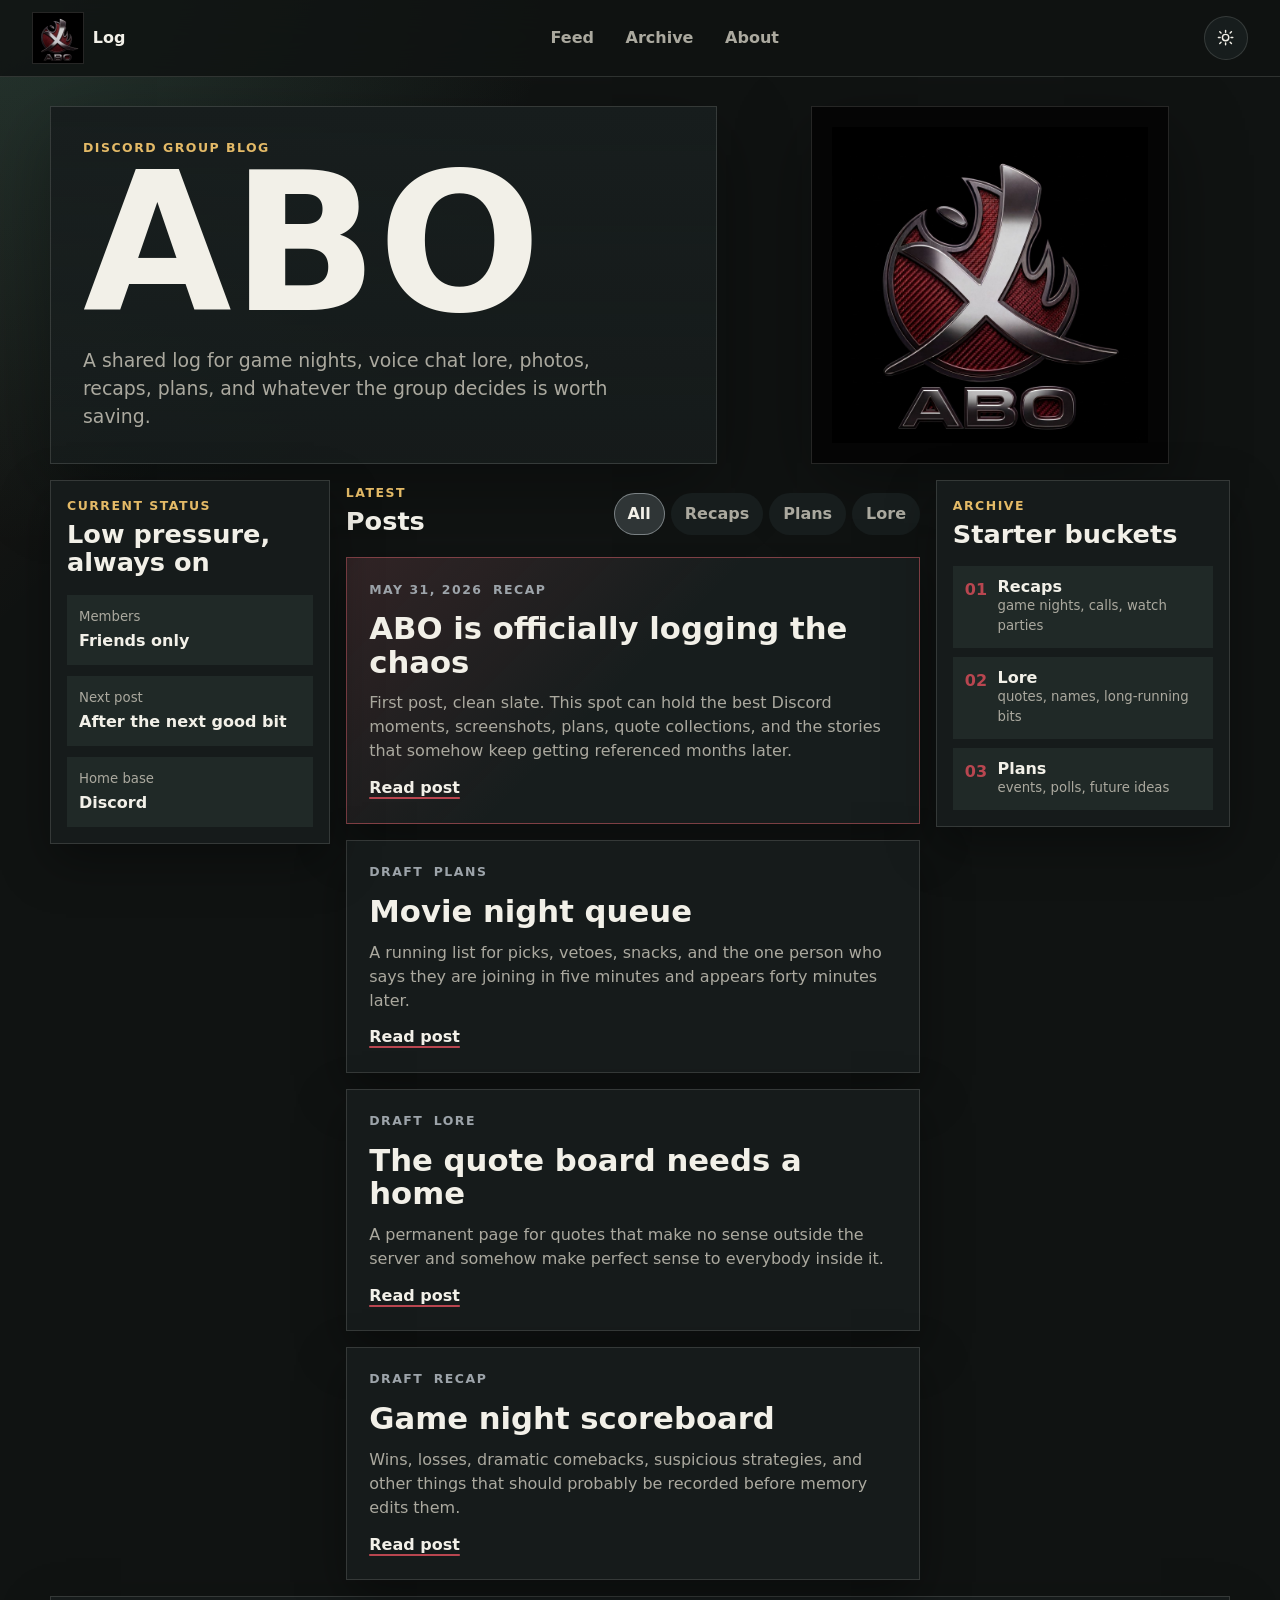
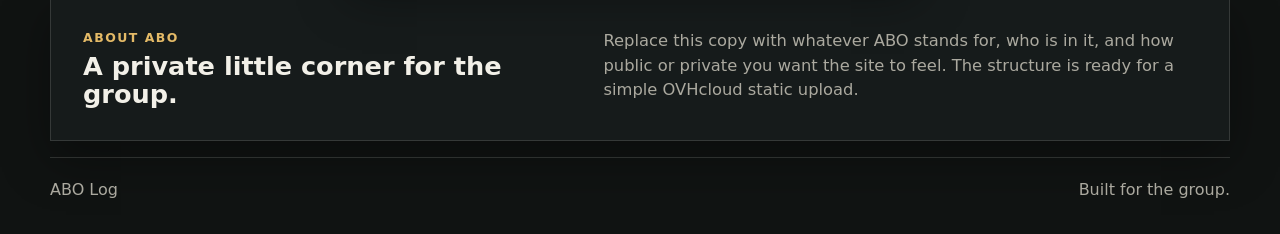
<file: index.html>
<!doctype html>
<html lang="en">
  <head>
    <meta charset="utf-8">
    <meta name="viewport" content="width=device-width, initial-scale=1">
    <title>ABO Log</title>
    <meta
      name="description"
      content="ABO Log is a small blog for a Discord friends group: posts, recaps, links, and inside jokes."
    >
    <link rel="icon" href="assets/abo-logo.jpg">
    <link rel="stylesheet" href="styles.css?v=logo-size">
  </head>
  <body>
    <header class="topbar" aria-label="Site header">
      <a class="brand" href="#top" aria-label="ABO Log home">
        <span class="brand-mark">
          <img src="assets/abo-logo.jpg" alt="">
        </span>
        <span class="brand-name">Log</span>
      </a>

      <nav class="nav" aria-label="Main navigation">
        <a href="#feed">Feed</a>
        <a href="#archive">Archive</a>
        <a href="#about">About</a>
      </nav>

      <button class="icon-button" id="themeToggle" type="button" aria-label="Toggle color theme">
        <svg viewBox="0 0 24 24" aria-hidden="true">
          <path d="M12 3v2.2M12 18.8V21M4.7 4.7l1.6 1.6M17.7 17.7l1.6 1.6M3 12h2.2M18.8 12H21M4.7 19.3l1.6-1.6M17.7 6.3l1.6-1.6"></path>
          <circle cx="12" cy="12" r="4"></circle>
        </svg>
      </button>
    </header>

    <main id="top">
      <section class="masthead" aria-labelledby="site-title">
        <div class="masthead-copy">
          <p class="kicker">Discord group blog</p>
          <h1 id="site-title">ABO</h1>
          <p>
            A shared log for game nights, voice chat lore, photos, recaps,
            plans, and whatever the group decides is worth saving.
          </p>
        </div>
        <img class="masthead-logo" src="assets/abo-logo.jpg" alt="The ABO group logo.">
      </section>

      <section class="shell" aria-label="ABO blog workspace">
        <aside class="panel status-panel" aria-label="Group status">
          <div>
            <p class="eyebrow">Current status</p>
            <h2>Low pressure, always on</h2>
          </div>
          <dl class="stats">
            <div>
              <dt>Members</dt>
              <dd>Friends only</dd>
            </div>
            <div>
              <dt>Next post</dt>
              <dd>After the next good bit</dd>
            </div>
            <div>
              <dt>Home base</dt>
              <dd>Discord</dd>
            </div>
          </dl>
        </aside>

        <section class="feed" id="feed" aria-labelledby="feed-title">
          <div class="section-heading">
            <div>
              <p class="eyebrow">Latest</p>
              <h2 id="feed-title">Posts</h2>
            </div>
            <div class="filters" role="list" aria-label="Filter posts">
              <button class="filter-button active" type="button" data-filter="all">All</button>
              <button class="filter-button" type="button" data-filter="recap">Recaps</button>
              <button class="filter-button" type="button" data-filter="plans">Plans</button>
              <button class="filter-button" type="button" data-filter="lore">Lore</button>
            </div>
          </div>

          <article class="post-card featured" data-tags="recap lore">
            <div class="post-meta">
              <span>May 31, 2026</span>
              <span>Recap</span>
            </div>
            <h3>ABO is officially logging the chaos</h3>
            <p>
              First post, clean slate. This spot can hold the best Discord
              moments, screenshots, plans, quote collections, and the stories
              that somehow keep getting referenced months later.
            </p>
            <a class="post-link" href="posts/abo-is-online.html">Read post</a>
          </article>

          <article class="post-card" data-tags="plans">
            <div class="post-meta">
              <span>Draft</span>
              <span>Plans</span>
            </div>
            <h3>Movie night queue</h3>
            <p>
              A running list for picks, vetoes, snacks, and the one person who
              says they are joining in five minutes and appears forty minutes later.
            </p>
            <a class="post-link" href="posts/movie-night-queue.html">Read post</a>
          </article>

          <article class="post-card" data-tags="lore recap">
            <div class="post-meta">
              <span>Draft</span>
              <span>Lore</span>
            </div>
            <h3>The quote board needs a home</h3>
            <p>
              A permanent page for quotes that make no sense outside the server
              and somehow make perfect sense to everybody inside it.
            </p>
            <a class="post-link" href="posts/quote-board.html">Read post</a>
          </article>

          <article class="post-card" data-tags="recap">
            <div class="post-meta">
              <span>Draft</span>
              <span>Recap</span>
            </div>
            <h3>Game night scoreboard</h3>
            <p>
              Wins, losses, dramatic comebacks, suspicious strategies, and
              other things that should probably be recorded before memory edits them.
            </p>
            <a class="post-link" href="posts/game-night-scoreboard.html">Read post</a>
          </article>
        </section>

        <aside class="panel note-panel" id="archive" aria-labelledby="archive-title">
          <p class="eyebrow">Archive</p>
          <h2 id="archive-title">Starter buckets</h2>
          <ul class="bucket-list">
            <li>
              <span>01</span>
              <strong>Recaps</strong>
              <small>game nights, calls, watch parties</small>
            </li>
            <li>
              <span>02</span>
              <strong>Lore</strong>
              <small>quotes, names, long-running bits</small>
            </li>
            <li>
              <span>03</span>
              <strong>Plans</strong>
              <small>events, polls, future ideas</small>
            </li>
          </ul>
        </aside>
      </section>

      <section class="about-band" id="about" aria-labelledby="about-title">
        <div>
          <p class="eyebrow">About ABO</p>
          <h2 id="about-title">A private little corner for the group.</h2>
        </div>
        <p>
          Replace this copy with whatever ABO stands for, who is in it, and how
          public or private you want the site to feel. The structure is ready
          for a simple OVHcloud static upload.
        </p>
      </section>
    </main>

    <footer class="footer">
      <span>ABO Log</span>
      <span>Built for the group.</span>
    </footer>

    <script src="script.js"></script>
  </body>
</html>
</file>
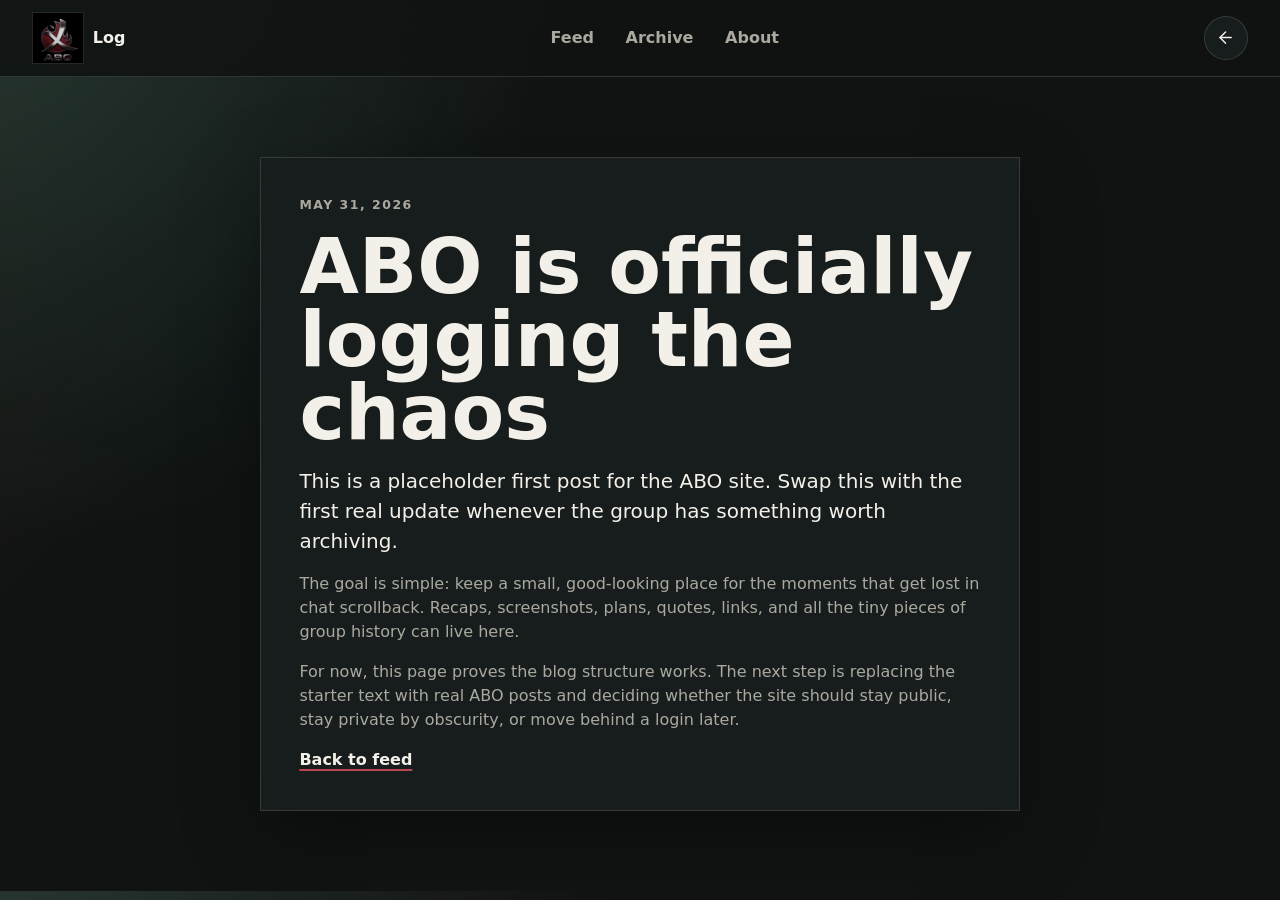
<file: posts/abo-is-online.html>
<!doctype html>
<html lang="en">
  <head>
    <meta charset="utf-8">
    <meta name="viewport" content="width=device-width, initial-scale=1">
    <title>ABO is officially logging the chaos - ABO Log</title>
    <meta name="description" content="The first placeholder post for the ABO friends group blog.">
    <link rel="icon" href="../assets/abo-logo.jpg">
    <link rel="stylesheet" href="../styles.css?v=logo-size">
    <link rel="stylesheet" href="post.css">
  </head>
  <body>
    <header class="topbar" aria-label="Site header">
      <a class="brand" href="../index.html" aria-label="ABO Log home">
        <span class="brand-mark">
          <img src="../assets/abo-logo.jpg" alt="">
        </span>
        <span class="brand-name">Log</span>
      </a>
      <nav class="nav" aria-label="Main navigation">
        <a href="../index.html#feed">Feed</a>
        <a href="../index.html#archive">Archive</a>
        <a href="../index.html#about">About</a>
      </nav>
      <button class="icon-button" type="button" onclick="history.back()" aria-label="Go back">
        <svg viewBox="0 0 24 24" aria-hidden="true">
          <path d="M19 12H5"></path>
          <path d="m12 19-7-7 7-7"></path>
        </svg>
      </button>
    </header>

    <main class="post-page">
      <article class="post-body">
        <p class="eyebrow">May 31, 2026</p>
        <h1>ABO is officially logging the chaos</h1>
        <p class="lede">
          This is a placeholder first post for the ABO site. Swap this with the
          first real update whenever the group has something worth archiving.
        </p>
        <p>
          The goal is simple: keep a small, good-looking place for the moments
          that get lost in chat scrollback. Recaps, screenshots, plans, quotes,
          links, and all the tiny pieces of group history can live here.
        </p>
        <p>
          For now, this page proves the blog structure works. The next step is
          replacing the starter text with real ABO posts and deciding whether
          the site should stay public, stay private by obscurity, or move behind
          a login later.
        </p>
        <a class="post-link" href="../index.html">Back to feed</a>
      </article>
    </main>
  </body>
</html>
</file>
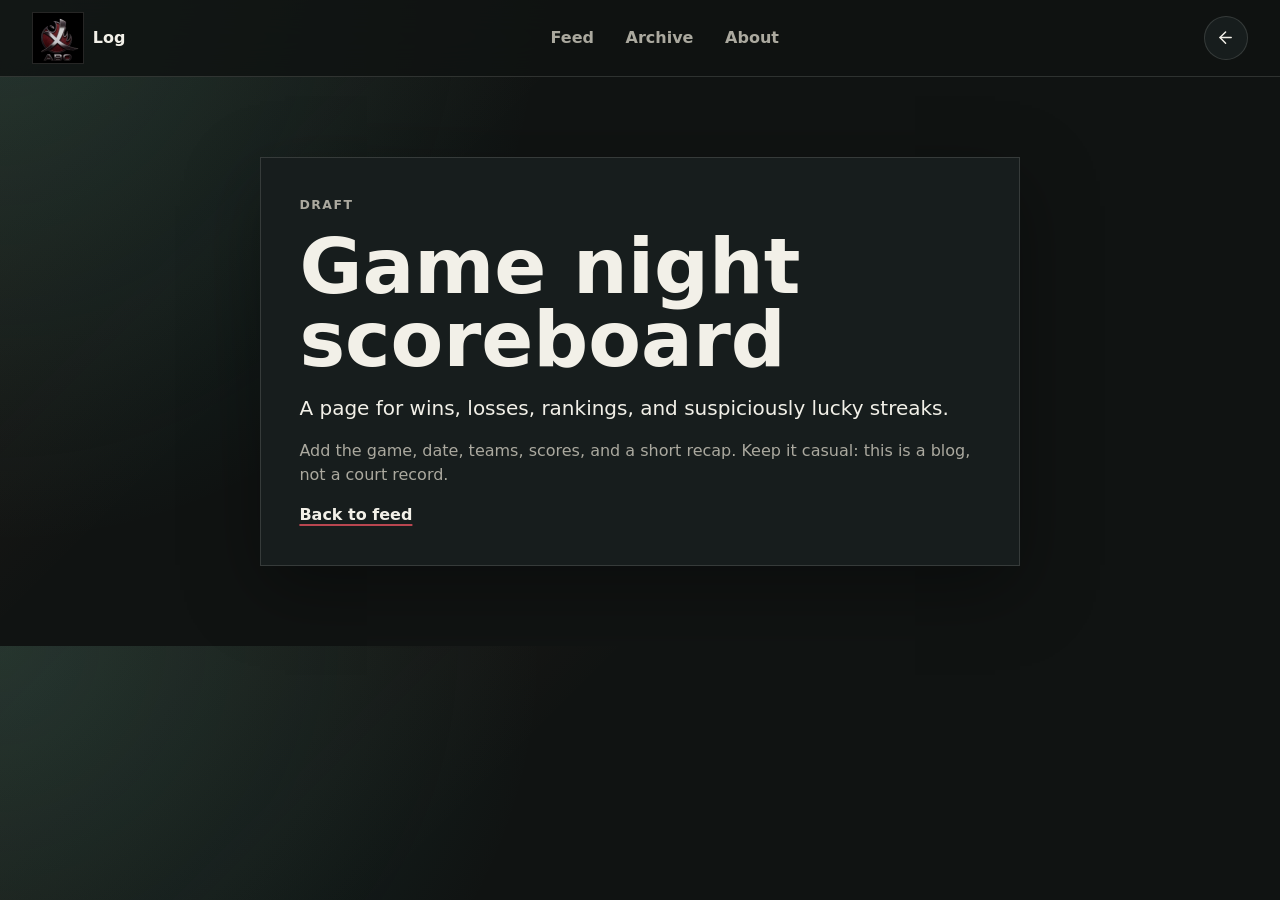
<file: posts/game-night-scoreboard.html>
<!doctype html>
<html lang="en">
  <head>
    <meta charset="utf-8">
    <meta name="viewport" content="width=device-width, initial-scale=1">
    <title>Game night scoreboard - ABO Log</title>
    <meta name="description" content="A placeholder post for ABO game night scoreboards.">
    <link rel="icon" href="../assets/abo-logo.jpg">
    <link rel="stylesheet" href="../styles.css?v=logo-size">
    <link rel="stylesheet" href="post.css">
  </head>
  <body>
    <header class="topbar" aria-label="Site header">
      <a class="brand" href="../index.html" aria-label="ABO Log home">
        <span class="brand-mark">
          <img src="../assets/abo-logo.jpg" alt="">
        </span>
        <span class="brand-name">Log</span>
      </a>
      <nav class="nav" aria-label="Main navigation">
        <a href="../index.html#feed">Feed</a>
        <a href="../index.html#archive">Archive</a>
        <a href="../index.html#about">About</a>
      </nav>
      <button class="icon-button" type="button" onclick="history.back()" aria-label="Go back">
        <svg viewBox="0 0 24 24" aria-hidden="true">
          <path d="M19 12H5"></path>
          <path d="m12 19-7-7 7-7"></path>
        </svg>
      </button>
    </header>

    <main class="post-page">
      <article class="post-body">
        <p class="eyebrow">Draft</p>
        <h1>Game night scoreboard</h1>
        <p class="lede">A page for wins, losses, rankings, and suspiciously lucky streaks.</p>
        <p>
          Add the game, date, teams, scores, and a short recap. Keep it casual:
          this is a blog, not a court record.
        </p>
        <a class="post-link" href="../index.html">Back to feed</a>
      </article>
    </main>
  </body>
</html>
</file>
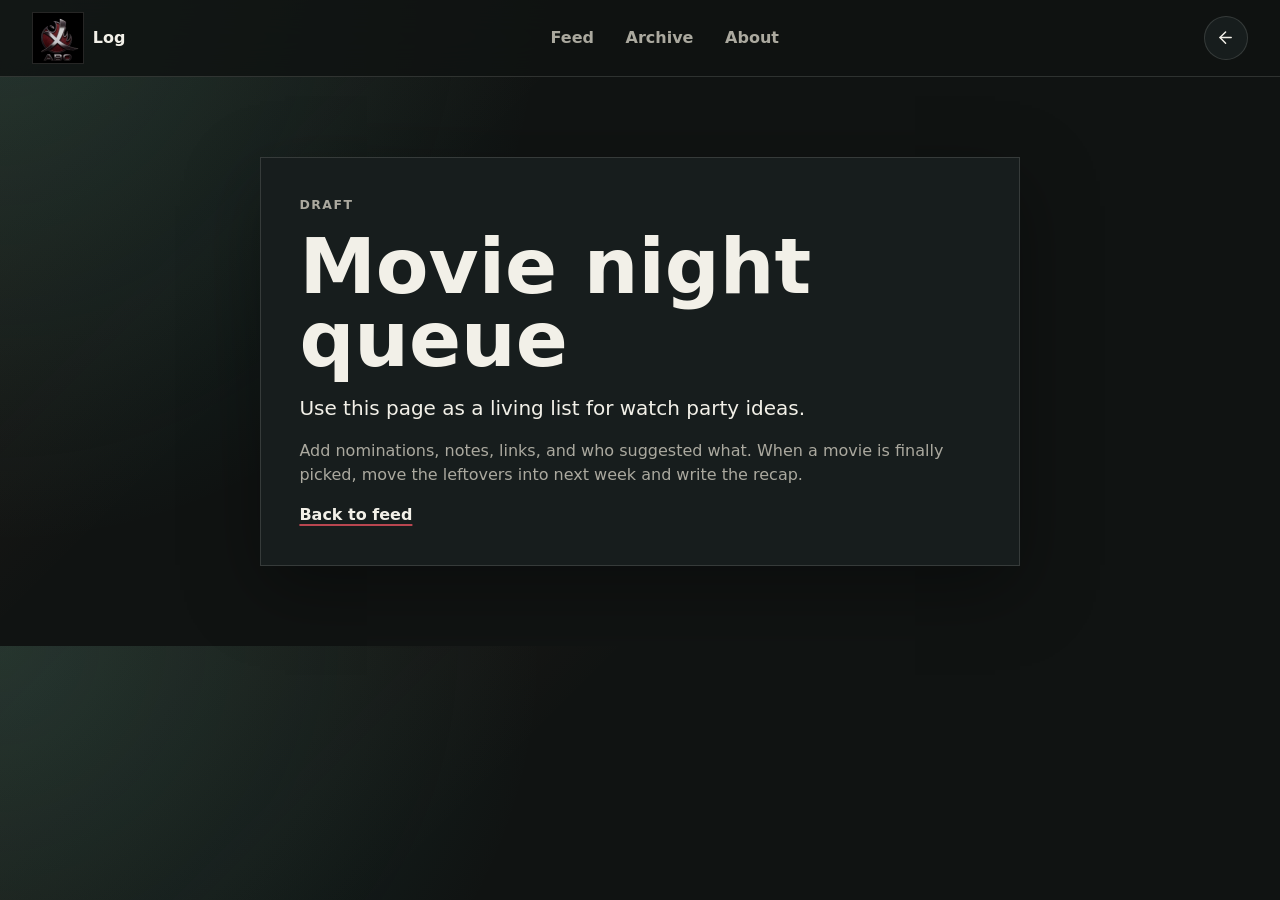
<file: posts/movie-night-queue.html>
<!doctype html>
<html lang="en">
  <head>
    <meta charset="utf-8">
    <meta name="viewport" content="width=device-width, initial-scale=1">
    <title>Movie night queue - ABO Log</title>
    <meta name="description" content="A placeholder post for ABO movie night plans.">
    <link rel="icon" href="../assets/abo-logo.jpg">
    <link rel="stylesheet" href="../styles.css?v=logo-size">
    <link rel="stylesheet" href="post.css">
  </head>
  <body>
    <header class="topbar" aria-label="Site header">
      <a class="brand" href="../index.html" aria-label="ABO Log home">
        <span class="brand-mark">
          <img src="../assets/abo-logo.jpg" alt="">
        </span>
        <span class="brand-name">Log</span>
      </a>
      <nav class="nav" aria-label="Main navigation">
        <a href="../index.html#feed">Feed</a>
        <a href="../index.html#archive">Archive</a>
        <a href="../index.html#about">About</a>
      </nav>
      <button class="icon-button" type="button" onclick="history.back()" aria-label="Go back">
        <svg viewBox="0 0 24 24" aria-hidden="true">
          <path d="M19 12H5"></path>
          <path d="m12 19-7-7 7-7"></path>
        </svg>
      </button>
    </header>

    <main class="post-page">
      <article class="post-body">
        <p class="eyebrow">Draft</p>
        <h1>Movie night queue</h1>
        <p class="lede">Use this page as a living list for watch party ideas.</p>
        <p>
          Add nominations, notes, links, and who suggested what. When a movie is
          finally picked, move the leftovers into next week and write the recap.
        </p>
        <a class="post-link" href="../index.html">Back to feed</a>
      </article>
    </main>
  </body>
</html>
</file>
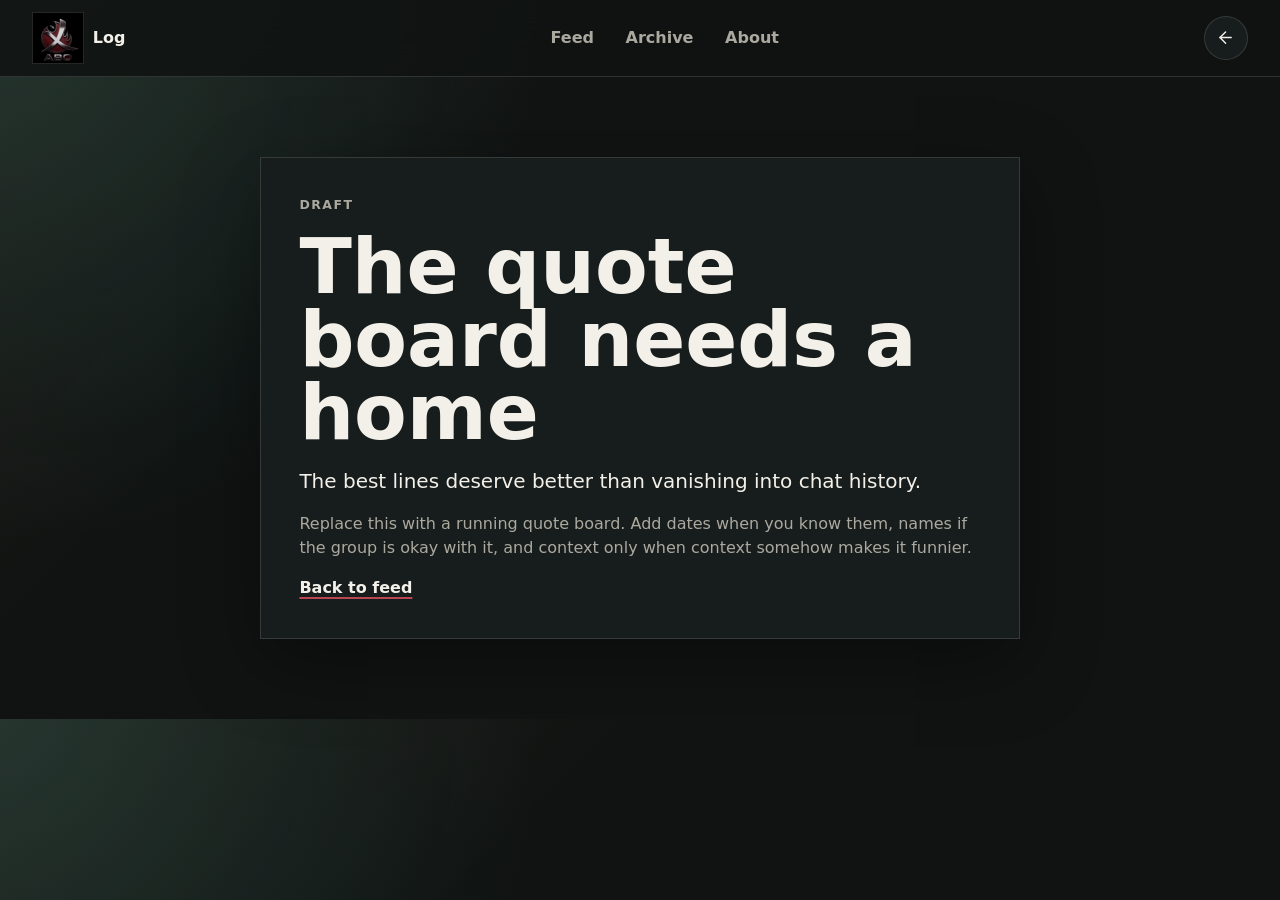
<file: posts/quote-board.html>
<!doctype html>
<html lang="en">
  <head>
    <meta charset="utf-8">
    <meta name="viewport" content="width=device-width, initial-scale=1">
    <title>The quote board needs a home - ABO Log</title>
    <meta name="description" content="A placeholder post for ABO quotes and group lore.">
    <link rel="icon" href="../assets/abo-logo.jpg">
    <link rel="stylesheet" href="../styles.css?v=logo-size">
    <link rel="stylesheet" href="post.css">
  </head>
  <body>
    <header class="topbar" aria-label="Site header">
      <a class="brand" href="../index.html" aria-label="ABO Log home">
        <span class="brand-mark">
          <img src="../assets/abo-logo.jpg" alt="">
        </span>
        <span class="brand-name">Log</span>
      </a>
      <nav class="nav" aria-label="Main navigation">
        <a href="../index.html#feed">Feed</a>
        <a href="../index.html#archive">Archive</a>
        <a href="../index.html#about">About</a>
      </nav>
      <button class="icon-button" type="button" onclick="history.back()" aria-label="Go back">
        <svg viewBox="0 0 24 24" aria-hidden="true">
          <path d="M19 12H5"></path>
          <path d="m12 19-7-7 7-7"></path>
        </svg>
      </button>
    </header>

    <main class="post-page">
      <article class="post-body">
        <p class="eyebrow">Draft</p>
        <h1>The quote board needs a home</h1>
        <p class="lede">
          The best lines deserve better than vanishing into chat history.
        </p>
        <p>
          Replace this with a running quote board. Add dates when you know them,
          names if the group is okay with it, and context only when context
          somehow makes it funnier.
        </p>
        <a class="post-link" href="../index.html">Back to feed</a>
      </article>
    </main>
  </body>
</html>
</file>
<file: styles.css>
:root {
  color-scheme: dark;
  --bg: #101312;
  --surface: #171d1d;
  --surface-strong: #202927;
  --ink: #f2f0e8;
  --muted: #aba99f;
  --line: rgba(242, 240, 232, 0.14);
  --accent: #b94650;
  --accent-2: #9da4aa;
  --accent-3: #e4ba67;
  --shadow: rgba(0, 0, 0, 0.34);
}

:root.light {
  color-scheme: light;
  --bg: #f6f3ec;
  --surface: #fffaf1;
  --surface-strong: #ece4d3;
  --ink: #22231f;
  --muted: #67665f;
  --line: rgba(34, 35, 31, 0.14);
  --accent: #9f3039;
  --accent-2: #59636b;
  --accent-3: #966f18;
  --shadow: rgba(33, 27, 18, 0.12);
}

* {
  box-sizing: border-box;
}

html {
  scroll-behavior: smooth;
}

body {
  min-width: 320px;
  margin: 0;
  background:
    radial-gradient(circle at top left, rgba(46, 184, 166, 0.16), transparent 34rem),
    linear-gradient(135deg, rgba(242, 122, 84, 0.09), transparent 28rem),
    var(--bg);
  color: var(--ink);
  font-family:
    Inter, ui-sans-serif, system-ui, -apple-system, BlinkMacSystemFont, "Segoe UI",
    sans-serif;
  line-height: 1.5;
}

a {
  color: inherit;
}

button,
a {
  -webkit-tap-highlight-color: transparent;
}

.topbar {
  position: sticky;
  top: 0;
  z-index: 5;
  display: grid;
  grid-template-columns: auto 1fr auto;
  align-items: center;
  gap: 1rem;
  padding: 0.75rem clamp(1rem, 3vw, 2rem);
  border-bottom: 1px solid var(--line);
  background: color-mix(in srgb, var(--bg) 86%, transparent);
  backdrop-filter: blur(18px);
}

.brand {
  display: inline-flex;
  align-items: center;
  gap: 0.55rem;
  min-width: 0;
  text-decoration: none;
}

.brand-mark {
  display: grid;
  width: 3.25rem;
  aspect-ratio: 1;
  place-items: center;
  overflow: hidden;
  border: 1px solid var(--line);
  background: #050505;
}

.brand-mark img {
  width: 100%;
  height: 100%;
  object-fit: cover;
}

.brand-name {
  font-weight: 800;
}

.nav {
  display: flex;
  justify-content: center;
  gap: 0.25rem;
}

.nav a,
.filter-button {
  border: 1px solid transparent;
  border-radius: 999px;
  color: var(--muted);
  font: inherit;
  font-weight: 700;
  text-decoration: none;
}

.nav a {
  padding: 0.55rem 0.8rem;
}

.nav a:hover,
.nav a:focus-visible,
.filter-button:hover,
.filter-button:focus-visible {
  border-color: var(--line);
  color: var(--ink);
  outline: none;
}

.icon-button {
  display: grid;
  width: 2.75rem;
  aspect-ratio: 1;
  place-items: center;
  border: 1px solid var(--line);
  border-radius: 50%;
  background: var(--surface);
  color: var(--ink);
  cursor: pointer;
}

.icon-button svg {
  width: 1.2rem;
  height: 1.2rem;
  fill: none;
  stroke: currentColor;
  stroke-linecap: round;
  stroke-linejoin: round;
  stroke-width: 1.8;
}

main {
  width: min(1180px, calc(100% - 2rem));
  margin: 0 auto;
}

#feed,
#archive,
#about {
  scroll-margin-top: 5.5rem;
}

.masthead {
  display: grid;
  grid-template-columns: minmax(0, 1fr) minmax(14rem, 0.72fr);
  gap: clamp(1rem, 3vw, 2rem);
  align-items: center;
  min-height: 0;
  padding: clamp(1rem, 3vw, 1.8rem) 0 1rem;
}

.masthead-copy {
  display: flex;
  flex-direction: column;
  justify-content: center;
  min-width: 0;
  min-height: clamp(17rem, 28vw, 24rem);
  padding: clamp(1rem, 4vw, 2rem);
  border: 1px solid var(--line);
  background: linear-gradient(180deg, var(--surface), color-mix(in srgb, var(--surface) 76%, transparent));
  box-shadow: 0 24px 70px var(--shadow);
}

.kicker,
.eyebrow,
.post-meta {
  margin: 0;
  color: var(--accent-3);
  font-size: 0.78rem;
  font-weight: 900;
  letter-spacing: 0.12em;
  text-transform: uppercase;
}

.masthead h1 {
  margin: 0.2rem 0 0;
  font-size: clamp(5.2rem, 16vw, 12rem);
  line-height: 0.86;
  letter-spacing: 0;
}

.masthead p:not(.kicker) {
  max-width: 34rem;
  margin: 1.2rem 0 0;
  color: var(--muted);
  font-size: clamp(1rem, 2vw, 1.18rem);
}

.masthead img {
  width: 100%;
  height: auto;
  min-height: 0;
  border: 1px solid var(--line);
  object-fit: cover;
  box-shadow: 0 24px 70px var(--shadow);
}

.masthead .masthead-logo {
  width: min(100%, clamp(14rem, 28vw, 24rem));
  max-height: 24rem;
  aspect-ratio: 1;
  justify-self: center;
  align-self: center;
  padding: clamp(0.75rem, 2vw, 1.25rem);
  background: #050505;
  object-fit: contain;
  object-position: center;
}

.shell {
  display: grid;
  grid-template-columns: minmax(13rem, 0.78fr) minmax(0, 1.6fr) minmax(13rem, 0.82fr);
  gap: 1rem;
  align-items: start;
  padding: 0 0 1rem;
}

.panel,
.post-card,
.about-band {
  border: 1px solid var(--line);
  background: color-mix(in srgb, var(--surface) 92%, transparent);
  box-shadow: 0 18px 46px var(--shadow);
}

.panel {
  position: sticky;
  top: 5.25rem;
  padding: 1rem;
}

.panel h2,
.section-heading h2,
.about-band h2 {
  margin: 0.25rem 0 0;
  font-size: clamp(1.35rem, 2vw, 1.85rem);
  line-height: 1.1;
  letter-spacing: 0;
}

.stats {
  display: grid;
  gap: 0.7rem;
  margin: 1.2rem 0 0;
}

.stats div {
  display: grid;
  gap: 0.12rem;
  padding: 0.75rem;
  background: var(--surface-strong);
}

.stats dt,
.bucket-list small {
  color: var(--muted);
  font-size: 0.83rem;
}

.stats dd {
  margin: 0;
  font-weight: 800;
}

.feed {
  display: grid;
  gap: 1rem;
}

.section-heading {
  display: flex;
  align-items: end;
  justify-content: space-between;
  gap: 1rem;
  padding: 0.25rem 0 0.4rem;
}

.filters {
  display: flex;
  flex-wrap: wrap;
  justify-content: flex-end;
  gap: 0.4rem;
}

.filter-button {
  padding: 0.5rem 0.8rem;
  background: var(--surface);
  cursor: pointer;
}

.filter-button.active {
  border-color: color-mix(in srgb, var(--accent-2) 60%, var(--line));
  background: color-mix(in srgb, var(--accent-2) 18%, var(--surface));
  color: var(--ink);
}

.post-card {
  display: grid;
  gap: 0.8rem;
  padding: clamp(1rem, 3vw, 1.4rem);
}

.post-card.featured {
  border-color: color-mix(in srgb, var(--accent) 55%, var(--line));
  background:
    linear-gradient(135deg, color-mix(in srgb, var(--accent) 16%, transparent), transparent 48%),
    var(--surface);
}

.post-meta {
  display: flex;
  flex-wrap: wrap;
  gap: 0.65rem;
  color: var(--accent-2);
}

.post-card h3 {
  margin: 0;
  font-size: clamp(1.35rem, 2.4vw, 2rem);
  line-height: 1.08;
  letter-spacing: 0;
}

.post-card p {
  margin: 0;
  color: var(--muted);
}

.post-link {
  width: fit-content;
  color: var(--ink);
  font-weight: 900;
  text-decoration-color: var(--accent);
  text-decoration-thickness: 0.15rem;
  text-underline-offset: 0.24rem;
}

.post-card.is-hidden {
  display: none;
}

.bucket-list {
  display: grid;
  gap: 0.55rem;
  padding: 0;
  margin: 1.1rem 0 0;
  list-style: none;
}

.bucket-list li {
  display: grid;
  grid-template-columns: auto 1fr;
  gap: 0 0.65rem;
  padding: 0.75rem;
  background: var(--surface-strong);
}

.bucket-list span {
  grid-row: span 2;
  color: var(--accent);
  font-weight: 900;
}

.bucket-list strong {
  line-height: 1.15;
}

.about-band {
  display: grid;
  grid-template-columns: minmax(0, 0.85fr) minmax(0, 1fr);
  gap: 1rem;
  align-items: start;
  margin: 0 0 1rem;
  padding: clamp(1rem, 4vw, 2rem);
}

.about-band p:last-child {
  margin: 0;
  color: var(--muted);
  font-size: 1.02rem;
}

.footer {
  display: flex;
  justify-content: space-between;
  gap: 1rem;
  width: min(1180px, calc(100% - 2rem));
  margin: 0 auto;
  padding: 1.25rem 0 2rem;
  border-top: 1px solid var(--line);
  color: var(--muted);
}

@media (max-width: 940px) {
  .masthead,
  .shell,
  .about-band {
    grid-template-columns: 1fr;
  }

  .masthead {
    min-height: 0;
  }

  .masthead img {
    order: -1;
  }

  .masthead .masthead-logo {
    width: min(100%, 18rem);
    max-height: 18rem;
  }

  .masthead-copy {
    min-height: auto;
  }

  .panel {
    position: static;
  }

  .status-panel {
    order: 2;
  }

  .note-panel {
    order: 3;
  }
}

@media (max-width: 680px) {
  .topbar {
    grid-template-columns: 1fr auto;
  }

  .nav {
    grid-column: 1 / -1;
    order: 3;
    justify-content: flex-start;
    overflow-x: auto;
    padding-bottom: 0.15rem;
  }

  main,
  .footer {
    width: min(100% - 1rem, 1180px);
  }

  .masthead {
    padding-top: 0.5rem;
    gap: 0.75rem;
  }

  .masthead-copy {
    padding: 0.9rem;
  }

  .masthead h1 {
    font-size: clamp(3.7rem, 20vw, 5.4rem);
  }

  .masthead p:not(.kicker) {
    margin-top: 0.7rem;
    font-size: 0.96rem;
  }

  .masthead img {
    min-height: 0;
  }

  .masthead .masthead-logo {
    width: min(100%, 15rem);
    max-height: 15rem;
  }

  .section-heading {
    align-items: start;
    flex-direction: column;
  }

  .filters {
    justify-content: flex-start;
  }

  .footer {
    flex-direction: column;
  }
}
</file>
<file: posts/post.css>
.post-page {
  width: min(760px, calc(100% - 2rem));
  margin: 0 auto;
  padding: clamp(2rem, 7vw, 5rem) 0;
}

.post-body {
  display: grid;
  gap: 1rem;
  padding: clamp(1.2rem, 5vw, 2.4rem);
  border: 1px solid var(--line);
  background: var(--surface);
  box-shadow: 0 24px 70px var(--shadow);
}

.post-body h1 {
  margin: 0;
  font-size: clamp(2.4rem, 7vw, 4.8rem);
  line-height: 0.95;
  letter-spacing: 0;
}

.post-body p {
  margin: 0;
  color: var(--muted);
}

.post-body .lede {
  color: var(--ink);
  font-size: clamp(1.05rem, 2vw, 1.25rem);
}
</file>
